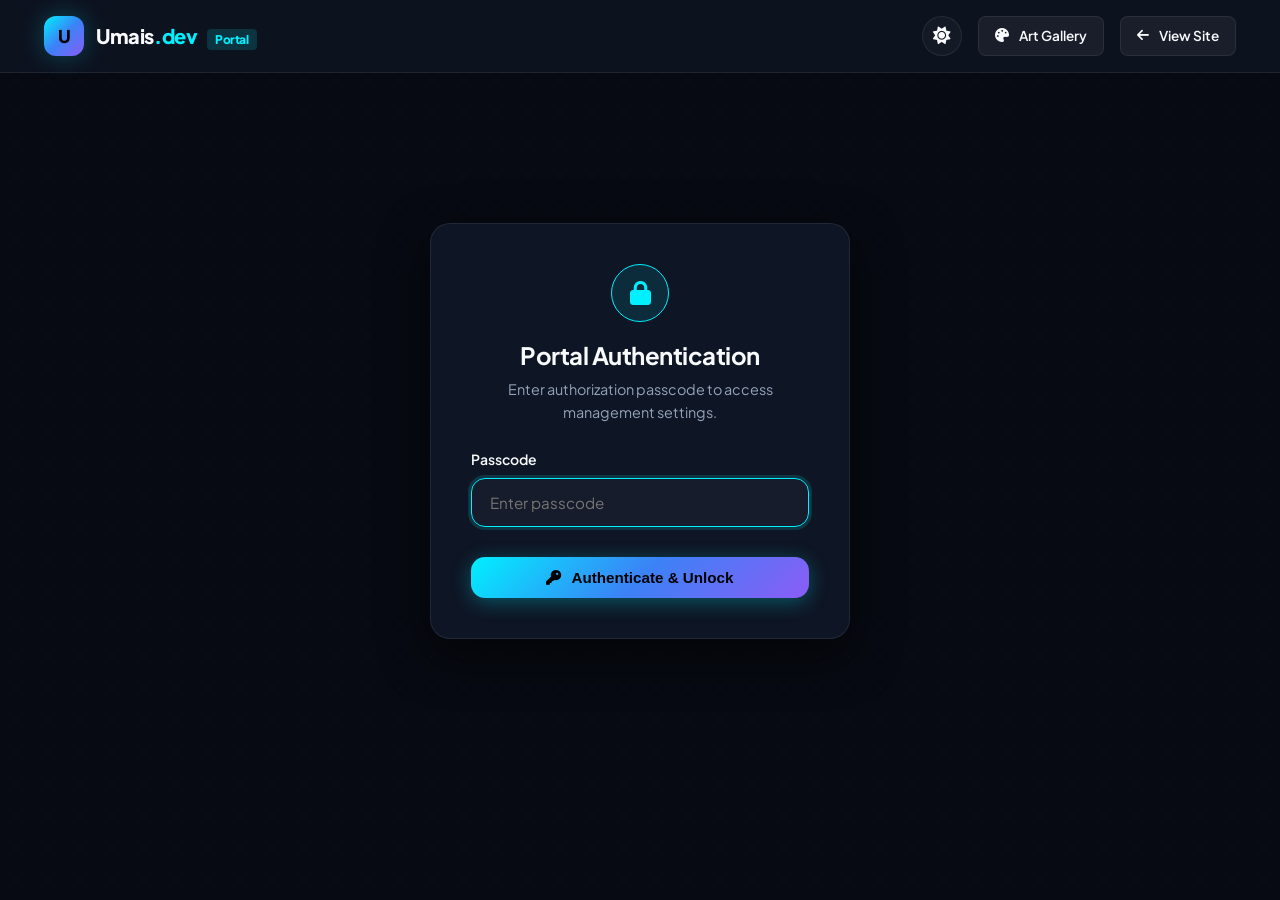
<file: admin/index.html>
<!DOCTYPE html>
<html lang="en">
<head>
  <meta charset="UTF-8">
  <title>Admin Portal Redirect</title>
  <meta http-equiv="refresh" content="0; url=../admin.html">
  <script>
    window.location.replace("../admin.html");
  </script>
</head>
<body style="background:#070a12; color:#f8fafc; font-family:sans-serif; text-align:center; padding-top:100px;">
  <h2>Redirecting to Admin Portal...</h2>
  <p><a href="../admin.html" style="color:#00f0ff;">Click here if not redirected automatically</a></p>
</body>
</html>
</file>
<file: css/style.css>
/* ==========================================================================
   UMAIS UR REHMAN — MODERN SOFTWARE DEVELOPER PORTFOLIO STYLESHEET
   Clean HTML5/CSS3/JS Architecture — Zero dependencies, production-ready
   Optimized for Netlify & GitHub Pages deployment
   ========================================================================== */

:root {
  /* Color Palette - Cyber Dark Theme (Default) */
  --bg-primary: #070a12;
  --bg-secondary: #0d121f;
  --bg-card: rgba(18, 26, 43, 0.75);
  --bg-card-hover: rgba(26, 37, 62, 0.9);
  --bg-glass: rgba(255, 255, 255, 0.03);
  --border-color: rgba(255, 255, 255, 0.08);
  --border-highlight: rgba(0, 240, 255, 0.35);

  --text-main: #f8fafc;
  --text-muted: #94a3b8;
  --text-dim: #64748b;

  --accent-cyan: #00f0ff;
  --accent-blue: #3b82f6;
  --accent-purple: #8b5cf6;
  --accent-emerald: #10b981;
  --accent-amber: #f59e0b;
  --accent-rose: #f43f5e;

  --gradient-primary: linear-gradient(135deg, #00f0ff 0%, #3b82f6 50%, #8b5cf6 100%);
  --gradient-glow: radial-gradient(circle at 50% 50%, rgba(0, 240, 255, 0.15) 0%, transparent 70%);
  --gradient-card: linear-gradient(145deg, rgba(255, 255, 255, 0.04) 0%, rgba(255, 255, 255, 0.01) 100%);

  --shadow-sm: 0 4px 12px rgba(0, 0, 0, 0.25);
  --shadow-md: 0 8px 30px rgba(0, 0, 0, 0.4);
  --shadow-lg: 0 16px 48px rgba(0, 0, 0, 0.6);
  --shadow-glow: 0 0 25px rgba(0, 240, 255, 0.25);

  --radius-sm: 8px;
  --radius-md: 14px;
  --radius-lg: 20px;
  --radius-full: 9999px;

  --transition-fast: 0.2s cubic-bezier(0.4, 0, 0.2, 1);
  --transition-normal: 0.35s cubic-bezier(0.4, 0, 0.2, 1);
  --transition-slow: 0.6s cubic-bezier(0.16, 1, 0.3, 1);

  --font-main: 'Plus Jakarta Sans', system-ui, -apple-system, BlinkMacSystemFont, 'Segoe UI', Roboto, sans-serif;
  --font-mono: 'JetBrains Mono', 'Fira Code', monospace;
}

/* Light Mode Overrides */
[data-theme="light"] {
  --bg-primary: #f8fafc;
  --bg-secondary: #f1f5f9;
  --bg-card: rgba(255, 255, 255, 0.85);
  --bg-card-hover: rgba(255, 255, 255, 0.98);
  --bg-glass: rgba(0, 0, 0, 0.02);
  --border-color: rgba(0, 0, 0, 0.08);
  --border-highlight: rgba(0, 163, 196, 0.4);

  --text-main: #0f172a;
  --text-muted: #475569;
  --text-dim: #64748b;

  --accent-cyan: #0284c7;
  --gradient-glow: radial-gradient(circle at 50% 50%, rgba(2, 132, 199, 0.1) 0%, transparent 70%);
  --shadow-sm: 0 4px 12px rgba(0, 0, 0, 0.06);
  --shadow-md: 0 8px 30px rgba(0, 0, 0, 0.08);
  --shadow-lg: 0 16px 40px rgba(0, 0, 0, 0.12);
  --shadow-glow: 0 0 25px rgba(2, 132, 199, 0.18);
}

/* ==========================================================================
   Base & Reset
   ========================================================================== */

*, *::before, *::after {
  box-sizing: border-box;
  margin: 0;
  padding: 0;
}

html {
  scroll-behavior: smooth;
  font-size: 16px;
  -webkit-text-size-adjust: 100%;
}

body {
  font-family: var(--font-main);
  background-color: var(--bg-primary);
  color: var(--text-main);
  line-height: 1.6;
  overflow-x: hidden;
  transition: background-color var(--transition-normal), color var(--transition-normal);
  position: relative;
}

/* Subtle background grid pattern */
body::before {
  content: "";
  position: fixed;
  top: 0;
  left: 0;
  width: 100%;
  height: 100%;
  background-image: 
    radial-gradient(rgba(255, 255, 255, 0.04) 1px, transparent 1px);
  background-size: 32px 32px;
  pointer-events: none;
  z-index: -1;
}

[data-theme="light"] body::before {
  background-image: radial-gradient(rgba(0, 0, 0, 0.04) 1px, transparent 1px);
}

#canvas-particles {
  position: fixed;
  top: 0;
  left: 0;
  width: 100%;
  height: 100%;
  z-index: 0;
  pointer-events: none;
}

/* Container */
.container {
  width: 100%;
  max-width: 1240px;
  margin: 0 auto;
  padding: 0 24px;
  position: relative;
  z-index: 1;
}

/* Typography Helpers */
h1, h2, h3, h4, h5, h6 {
  color: var(--text-main);
  font-weight: 700;
  line-height: 1.25;
  letter-spacing: -0.02em;
}

p {
  color: var(--text-muted);
}

a {
  color: inherit;
  text-decoration: none;
  transition: var(--transition-fast);
}

img {
  max-width: 100%;
  height: auto;
  display: block;
}

/* Gradient Text */
.gradient-text {
  background: var(--gradient-primary);
  -webkit-background-clip: text;
  -webkit-text-fill-color: transparent;
  display: inline-block;
}

/* Section Common */
.section {
  padding: 110px 0;
  position: relative;
}

.section-header {
  text-align: center;
  max-width: 760px;
  margin: 0 auto 60px;
}

.section-tag {
  display: inline-flex;
  align-items: center;
  gap: 8px;
  padding: 6px 16px;
  border-radius: var(--radius-full);
  background: rgba(0, 240, 255, 0.1);
  border: 1px solid rgba(0, 240, 255, 0.25);
  color: var(--accent-cyan);
  font-size: 0.825rem;
  font-weight: 600;
  letter-spacing: 0.05em;
  text-transform: uppercase;
  margin-bottom: 16px;
}

.section-title {
  font-size: clamp(2rem, 4vw, 2.75rem);
  margin-bottom: 16px;
}

.section-subtitle {
  font-size: 1.1rem;
  color: var(--text-muted);
}

/* ==========================================================================
   Navigation Header
   ========================================================================== */

.site-header {
  position: fixed;
  top: 0;
  left: 0;
  width: 100%;
  z-index: 1000;
  padding: 20px 0;
  transition: all var(--transition-normal);
}

.site-header.scrolled {
  padding: 12px 0;
  background: rgba(7, 10, 18, 0.85);
  backdrop-filter: blur(16px);
  -webkit-backdrop-filter: blur(16px);
  border-bottom: 1px solid var(--border-color);
  box-shadow: var(--shadow-sm);
}

[data-theme="light"] .site-header.scrolled {
  background: rgba(255, 255, 255, 0.9);
}

.nav-container {
  display: flex;
  align-items: center;
  justify-content: space-between;
}

.nav-logo {
  display: flex;
  align-items: center;
  gap: 12px;
  font-weight: 800;
  font-size: 1.25rem;
  letter-spacing: -0.02em;
}

.logo-icon {
  width: 40px;
  height: 40px;
  border-radius: 12px;
  background: var(--gradient-primary);
  display: flex;
  align-items: center;
  justify-content: center;
  color: #000;
  font-weight: 900;
  font-size: 1.1rem;
  box-shadow: var(--shadow-glow);
}

.logo-text span {
  color: var(--accent-cyan);
}

.nav-menu {
  display: flex;
  align-items: center;
  gap: 32px;
  list-style: none;
}

.nav-link {
  font-size: 0.925rem;
  font-weight: 500;
  color: var(--text-muted);
  position: relative;
  padding: 6px 0;
}

.nav-link:hover,
.nav-link.active {
  color: var(--accent-cyan);
}

.nav-link::after {
  content: "";
  position: absolute;
  bottom: 0;
  left: 0;
  width: 0%;
  height: 2px;
  background: var(--gradient-primary);
  transition: width var(--transition-fast);
}

.nav-link:hover::after,
.nav-link.active::after {
  width: 100%;
}

.nav-actions {
  display: flex;
  align-items: center;
  gap: 16px;
}

.theme-toggle-btn {
  background: var(--bg-glass);
  border: 1px solid var(--border-color);
  color: var(--text-main);
  width: 40px;
  height: 40px;
  border-radius: 50%;
  display: flex;
  align-items: center;
  justify-content: center;
  cursor: pointer;
  transition: var(--transition-fast);
  font-size: 1.1rem;
}

.theme-toggle-btn:hover {
  background: var(--border-color);
  transform: rotate(15deg);
}

.mobile-toggle {
  display: none;
  background: transparent;
  border: none;
  color: var(--text-main);
  font-size: 1.5rem;
  cursor: pointer;
}

/* ==========================================================================
   Buttons
   ========================================================================== */

.btn {
  display: inline-flex;
  align-items: center;
  justify-content: center;
  gap: 10px;
  padding: 12px 24px;
  border-radius: var(--radius-md);
  font-weight: 600;
  font-size: 0.95rem;
  cursor: pointer;
  transition: all var(--transition-fast);
  border: none;
  outline: none;
  text-decoration: none;
}

.btn-primary {
  background: var(--gradient-primary);
  color: #000;
  box-shadow: 0 4px 20px rgba(0, 240, 255, 0.3);
}

.btn-primary:hover {
  transform: translateY(-2px);
  box-shadow: 0 8px 28px rgba(0, 240, 255, 0.5);
  color: #000;
}

.btn-secondary {
  background: rgba(255, 255, 255, 0.05);
  border: 1px solid var(--border-color);
  color: var(--text-main);
}

.btn-secondary:hover {
  background: rgba(255, 255, 255, 0.1);
  border-color: var(--accent-cyan);
  color: var(--accent-cyan);
  transform: translateY(-2px);
}

.btn-outline {
  background: transparent;
  border: 1px solid var(--border-highlight);
  color: var(--accent-cyan);
}

.btn-outline:hover {
  background: rgba(0, 240, 255, 0.1);
  transform: translateY(-2px);
}

.btn-sm {
  padding: 8px 16px;
  font-size: 0.85rem;
  border-radius: var(--radius-sm);
}

.btn-lg {
  padding: 16px 32px;
  font-size: 1.05rem;
}

/* ==========================================================================
   Hero Section
   ========================================================================== */

.hero-section {
  min-height: 100vh;
  display: flex;
  align-items: center;
  padding-top: 130px;
  padding-bottom: 70px;
  position: relative;
  overflow: hidden;
}

.hero-glow-1 {
  position: absolute;
  top: 15%;
  left: -10%;
  width: 500px;
  height: 500px;
  background: radial-gradient(circle, rgba(0, 240, 255, 0.18) 0%, transparent 70%);
  filter: blur(80px);
  pointer-events: none;
  z-index: 0;
  animation: floatOrb 12s infinite alternate ease-in-out;
}

.hero-glow-2 {
  position: absolute;
  bottom: 10%;
  right: -5%;
  width: 550px;
  height: 550px;
  background: radial-gradient(circle, rgba(139, 92, 246, 0.18) 0%, transparent 70%);
  filter: blur(90px);
  pointer-events: none;
  z-index: 0;
  animation: floatOrb 15s infinite alternate-reverse ease-in-out;
}

@keyframes floatOrb {
  0% { transform: translate(0, 0) scale(1); }
  50% { transform: translate(40px, -30px) scale(1.1); }
  100% { transform: translate(-30px, 40px) scale(0.95); }
}

.hero-grid {
  display: grid;
  grid-template-columns: minmax(0, 1fr) 340px;
  align-items: center;
  gap: 48px;
  position: relative;
  z-index: 1;
}

.hero-content {
  max-width: 680px;
  min-width: 0;
}

.hero-badge-available {
  display: inline-flex;
  align-items: center;
  gap: 10px;
  padding: 8px 18px;
  background: rgba(16, 185, 129, 0.12);
  border: 1px solid rgba(16, 185, 129, 0.35);
  border-radius: var(--radius-full);
  color: var(--accent-emerald);
  font-size: 0.85rem;
  font-weight: 600;
  margin-bottom: 24px;
}

.pulse-dot {
  width: 9px;
  height: 9px;
  background: var(--accent-emerald);
  border-radius: 50%;
  box-shadow: 0 0 10px var(--accent-emerald);
  animation: pulse 2s infinite;
}

@keyframes pulse {
  0%, 100% { opacity: 1; transform: scale(1); }
  50% { opacity: 0.4; transform: scale(1.3); }
}

.hero-title {
  font-size: clamp(2.2rem, 3.8vw, 3.4rem);
  font-weight: 800;
  line-height: 1.2;
  margin-bottom: 20px;
  letter-spacing: -0.03em;
  word-break: normal;
  overflow-wrap: break-word;
}

.hero-title-sub {
  display: inline-block;
  color: var(--accent-cyan);
  font-size: clamp(1.35rem, 2.4vw, 2rem);
  font-weight: 700;
  margin-top: 6px;
  background: var(--gradient-primary);
  -webkit-background-clip: text;
  -webkit-text-fill-color: transparent;
  line-height: 1.3;
}

.hero-description {
  font-size: 1.1rem;
  color: var(--text-muted);
  margin-bottom: 32px;
  line-height: 1.7;
  max-width: 640px;
}

.hero-cta-group {
  display: flex;
  flex-wrap: wrap;
  align-items: center;
  gap: 16px;
  margin-bottom: 40px;
}

.hero-social-links {
  display: flex;
  align-items: center;
  gap: 16px;
  flex-wrap: wrap;
}

.social-pill {
  display: inline-flex;
  align-items: center;
  gap: 8px;
  padding: 8px 16px;
  border-radius: var(--radius-full);
  background: var(--bg-glass);
  border: 1px solid var(--border-color);
  font-size: 0.875rem;
  color: var(--text-muted);
  transition: var(--transition-fast);
}

.social-pill:hover {
  border-color: var(--accent-cyan);
  color: var(--accent-cyan);
  transform: translateY(-2px);
}

/* Hero Visual / Avatar Showcase (Locked in position & Zero component overlap) */
.hero-visual {
  display: flex;
  flex-direction: column;
  justify-content: center;
  align-items: center;
  position: relative;
  width: 340px;
  flex-shrink: 0;
  gap: 20px;
}

.avatar-wrapper {
  position: relative;
  width: 300px;
  height: 300px;
  flex-shrink: 0;
  border-radius: 50%;
  z-index: 2;
}

.avatar-ring {
  position: absolute;
  top: -12px;
  left: -12px;
  right: -12px;
  bottom: -12px;
  border-radius: 50%;
  border: 2px dashed rgba(0, 240, 255, 0.35);
  animation: rotateRing 25s linear infinite;
  pointer-events: none;
  z-index: 1;
}

@keyframes rotateRing {
  from { transform: rotate(0deg); }
  to { transform: rotate(360deg); }
}

.avatar-backdrop {
  position: absolute;
  inset: 0;
  border-radius: 50%;
  background: var(--gradient-primary);
  opacity: 0.2;
  filter: blur(25px);
  pointer-events: none;
  z-index: 0;
}

.avatar-img-container {
  position: relative;
  width: 100%;
  height: 100%;
  border-radius: 50%;
  padding: 6px;
  background: linear-gradient(135deg, rgba(0, 240, 255, 0.6), rgba(139, 92, 246, 0.6));
  box-shadow: 0 0 35px rgba(0, 240, 255, 0.35);
  overflow: hidden;
  z-index: 3;
}

.avatar-img {
  width: 100%;
  height: 100%;
  object-fit: cover;
  object-position: center 20%;
  border-radius: 50%;
  background-color: #1a2234;
  transition: transform var(--transition-slow);
  display: block;
  position: relative;
  z-index: 4;
}

.avatar-wrapper:hover .avatar-img {
  transform: scale(1.05);
}

/* Badges positioned cleanly below the avatar - zero overlap with profile picture */
.avatar-sub-badges {
  display: flex;
  align-items: center;
  justify-content: center;
  gap: 12px;
  width: 100%;
  z-index: 5;
}

.avatar-badge-pill {
  display: inline-flex;
  align-items: center;
  gap: 8px;
  padding: 8px 16px;
  background: rgba(18, 26, 43, 0.85);
  backdrop-filter: blur(12px);
  border: 1px solid var(--border-highlight);
  border-radius: var(--radius-full);
  font-size: 0.825rem;
  font-weight: 600;
  color: var(--text-main);
  box-shadow: var(--shadow-sm);
  transition: transform var(--transition-fast), border-color var(--transition-fast);
}

.avatar-badge-pill:hover {
  transform: translateY(-2px);
  border-color: var(--accent-cyan);
}

.floating-stat-text span {
  font-size: 0.75rem;
  color: var(--text-muted);
}

/* ==========================================================================
   Trust & Metrics Strip
   ========================================================================== */

.metrics-strip {
  padding: 30px 0;
  border-top: 1px solid var(--border-color);
  border-bottom: 1px solid var(--border-color);
  background: rgba(255, 255, 255, 0.015);
  
  /* Centers the grid container across the whole page */
  display: flex;
  justify-content: center;
  align-items: center;
  width: 100%;
}

.metrics-grid {
  display: grid;
  /* Changed from 4 to 3 columns to match your 3 metric items */
  grid-template-columns: repeat(3, 1fr);
  gap: 40px;
  text-align: center;
  
  /* Centers the grid content and restricts max width */
  width: 100%;
  max-width: 1000px;
  margin: 0 auto;
  padding: 0 20px;
}

.metric-item {
  padding: 10px;
}

.metric-number {
  font-size: clamp(2rem, 3.5vw, 2.75rem);
  font-weight: 800;
  color: var(--accent-cyan);
  line-height: 1;
  margin-bottom: 8px;
  font-family: var(--font-mono);
}

.metric-label {
  font-size: 0.875rem;
  color: var(--text-muted);
  font-weight: 500;
}
/* ==========================================================================
   Services Section (Client Satisfaction)
   ========================================================================== */

.services-grid {
  display: grid;
  grid-template-columns: repeat(auto-fit, minmax(340px, 1fr));
  gap: 28px;
}

.service-card {
  background: var(--bg-card);
  backdrop-filter: blur(12px);
  border: 1px solid var(--border-color);
  border-radius: var(--radius-lg);
  padding: 36px 30px;
  transition: all var(--transition-normal);
  position: relative;
  overflow: hidden;
  display: flex;
  flex-direction: column;
}

.service-card::before {
  content: "";
  position: absolute;
  top: 0;
  left: 0;
  right: 0;
  height: 3px;
  background: var(--gradient-primary);
  opacity: 0;
  transition: opacity var(--transition-fast);
}

.service-card:hover {
  transform: translateY(-8px);
  border-color: var(--border-highlight);
  background: var(--bg-card-hover);
  box-shadow: var(--shadow-lg), var(--shadow-glow);
}

.service-card:hover::before {
  opacity: 1;
}

.service-icon-box {
  width: 60px;
  height: 60px;
  border-radius: 16px;
  background: rgba(0, 240, 255, 0.1);
  border: 1px solid rgba(0, 240, 255, 0.2);
  display: flex;
  align-items: center;
  justify-content: center;
  font-size: 1.6rem;
  color: var(--accent-cyan);
  margin-bottom: 24px;
  transition: transform var(--transition-fast);
}

.service-card:hover .service-icon-box {
  transform: scale(1.1) rotate(5deg);
  background: var(--gradient-primary);
  color: #000;
}

.service-title {
  font-size: 1.35rem;
  margin-bottom: 14px;
}

.service-description {
  font-size: 0.95rem;
  line-height: 1.65;
  margin-bottom: 22px;
  flex-grow: 1;
}

.service-features-list {
  list-style: none;
  margin-bottom: 24px;
  display: flex;
  flex-direction: column;
  gap: 10px;
}

.service-feature-item {
  display: flex;
  align-items: center;
  gap: 10px;
  font-size: 0.85rem;
  color: var(--text-muted);
}

.service-feature-item i {
  color: var(--accent-emerald);
  font-size: 0.9rem;
}

.service-tech-tags {
  display: flex;
  flex-wrap: wrap;
  gap: 8px;
  padding-top: 16px;
  border-top: 1px solid var(--border-color);
}

.service-badge {
  font-size: 0.75rem;
  font-weight: 600;
  padding: 4px 10px;
  border-radius: var(--radius-sm);
  background: rgba(255, 255, 255, 0.05);
  color: var(--text-dim);
}

/* Client Value Banner */
.client-value-banner {
  margin-top: 60px;
  background: linear-gradient(135deg, rgba(0, 240, 255, 0.08) 0%, rgba(139, 92, 246, 0.08) 100%);
  border: 1px solid var(--border-highlight);
  border-radius: var(--radius-lg);
  padding: 40px;
  display: grid;
  grid-template-columns: 1fr 1fr 1fr;
  gap: 30px;
}

.value-point {
  display: flex;
  gap: 18px;
}

.value-icon {
  font-size: 1.8rem;
  color: var(--accent-cyan);
  flex-shrink: 0;
}

.value-title {
  font-size: 1.1rem;
  margin-bottom: 6px;
}

.value-desc {
  font-size: 0.875rem;
}

/* ==========================================================================
   Portfolio Showcase Section (Categorized Work)
   ========================================================================== */

.portfolio-filter-bar {
  display: flex;
  flex-wrap: wrap;
  align-items: center;
  justify-content: center;
  gap: 12px;
  margin-bottom: 45px;
}

.filter-btn {
  padding: 10px 22px;
  border-radius: var(--radius-full);
  background: var(--bg-card);
  border: 1px solid var(--border-color);
  color: var(--text-muted);
  font-size: 0.9rem;
  font-weight: 600;
  cursor: pointer;
  transition: all var(--transition-fast);
  display: inline-flex;
  align-items: center;
  gap: 8px;
}

.filter-btn:hover {
  border-color: var(--accent-cyan);
  color: var(--text-main);
}

.filter-btn.active {
  background: var(--gradient-primary);
  color: #000;
  border-color: transparent;
  box-shadow: 0 4px 18px rgba(0, 240, 255, 0.35);
}

.filter-btn .filter-count {
  font-size: 0.75rem;
  padding: 2px 7px;
  border-radius: var(--radius-full);
  background: rgba(0, 0, 0, 0.2);
}

.filter-btn.active .filter-count {
  background: rgba(0, 0, 0, 0.35);
  color: #fff;
}

/* Projects Grid */
.projects-grid {
  display: grid;
  grid-template-columns: repeat(auto-fill, minmax(360px, 1fr));
  gap: 32px;
}

.project-card {
  background: var(--bg-card);
  backdrop-filter: blur(12px);
  border: 1px solid var(--border-color);
  border-radius: var(--radius-lg);
  overflow: hidden;
  transition: all var(--transition-normal);
  display: flex;
  flex-direction: column;
  position: relative;
}

.project-card:hover {
  transform: translateY(-8px);
  border-color: var(--border-highlight);
  box-shadow: var(--shadow-lg), var(--shadow-glow);
}

.project-thumbnail-wrapper {
  position: relative;
  width: 100%;
  height: 230px;
  background-color: #0e1526;
  overflow: hidden;
}

.project-img {
  width: 100%;
  height: 100%;
  object-fit: cover;
  transition: transform var(--transition-slow);
}

.project-card:hover .project-img {
  transform: scale(1.08);
}

.project-overlay {
  position: absolute;
  inset: 0;
  background: linear-gradient(180deg, transparent 40%, rgba(7, 10, 18, 0.95) 100%);
  display: flex;
  align-items: flex-end;
  padding: 16px;
  opacity: 0;
  transition: opacity var(--transition-fast);
}

.project-card:hover .project-overlay {
  opacity: 1;
}

.overlay-actions {
  display: flex;
  gap: 10px;
  width: 100%;
  justify-content: flex-end;
}

.overlay-btn {
  width: 38px;
  height: 38px;
  border-radius: 50%;
  background: rgba(255, 255, 255, 0.9);
  color: #000;
  display: flex;
  align-items: center;
  justify-content: center;
  font-size: 0.95rem;
  transition: transform var(--transition-fast);
}

.overlay-btn:hover {
  transform: scale(1.15);
  background: var(--accent-cyan);
}

.project-category-pill {
  position: absolute;
  top: 16px;
  left: 16px;
  padding: 4px 12px;
  border-radius: var(--radius-full);
  background: rgba(7, 10, 18, 0.85);
  backdrop-filter: blur(8px);
  border: 1px solid var(--border-color);
  font-size: 0.75rem;
  font-weight: 600;
  color: var(--accent-cyan);
  text-transform: uppercase;
  letter-spacing: 0.05em;
}

.project-body {
  padding: 24px;
  display: flex;
  flex-direction: column;
  flex-grow: 1;
}

.project-meta-row {
  display: flex;
  justify-content: space-between;
  align-items: center;
  font-size: 0.8rem;
  color: var(--text-dim);
  margin-bottom: 10px;
}

.project-title {
  font-size: 1.25rem;
  margin-bottom: 8px;
  transition: color var(--transition-fast);
}

.project-card:hover .project-title {
  color: var(--accent-cyan);
}

.project-subtitle {
  font-size: 0.875rem;
  color: var(--text-muted);
  line-height: 1.5;
  margin-bottom: 18px;
  flex-grow: 1;
}

.project-tags {
  display: flex;
  flex-wrap: wrap;
  gap: 6px;
  margin-bottom: 20px;
}

.project-tag {
  font-size: 0.725rem;
  padding: 3px 9px;
  border-radius: 6px;
  background: rgba(255, 255, 255, 0.04);
  border: 1px solid var(--border-color);
  color: var(--text-dim);
  font-family: var(--font-mono);
}

.project-card-footer {
  display: flex;
  align-items: center;
  justify-content: space-between;
  padding-top: 16px;
  border-top: 1px solid var(--border-color);
}

.project-links-row {
  display: flex;
  align-items: center;
  gap: 12px;
}

.project-link-action {
  font-size: 0.85rem;
  font-weight: 600;
  color: var(--accent-cyan);
  display: inline-flex;
  align-items: center;
  gap: 6px;
}

.project-link-action:hover {
  text-decoration: underline;
}

/* ==========================================================================
   Technical Skills Section
   ========================================================================== */

.skills-grid {
  display: grid;
  grid-template-columns: repeat(auto-fit, minmax(360px, 1fr));
  gap: 28px;
}

.skill-category-card {
  background: var(--bg-card);
  backdrop-filter: blur(12px);
  border: 1px solid var(--border-color);
  border-radius: var(--radius-lg);
  padding: 30px;
  transition: all var(--transition-normal);
}

.skill-category-card:hover {
  border-color: var(--border-highlight);
  transform: translateY(-4px);
  box-shadow: var(--shadow-md);
}

.skill-category-header {
  display: flex;
  align-items: center;
  gap: 14px;
  margin-bottom: 24px;
  padding-bottom: 16px;
  border-bottom: 1px solid var(--border-color);
}

.skill-category-icon {
  width: 44px;
  height: 44px;
  border-radius: 12px;
  background: rgba(0, 240, 255, 0.1);
  color: var(--accent-cyan);
  display: flex;
  align-items: center;
  justify-content: center;
  font-size: 1.3rem;
}

.skill-category-title {
  font-size: 1.15rem;
}

.skill-bars-list {
  display: flex;
  flex-direction: column;
  gap: 18px;
}

.skill-bar-item {
  display: flex;
  flex-direction: column;
  gap: 6px;
}

.skill-info-row {
  display: flex;
  justify-content: space-between;
  font-size: 0.875rem;
  font-weight: 600;
}

.skill-track {
  width: 100%;
  height: 8px;
  background: rgba(255, 255, 255, 0.06);
  border-radius: var(--radius-full);
  overflow: hidden;
  position: relative;
}

.skill-fill {
  height: 100%;
  border-radius: var(--radius-full);
  background: var(--gradient-primary);
  width: 0%;
  transition: width 1.2s cubic-bezier(0.16, 1, 0.3, 1);
  box-shadow: 0 0 10px rgba(0, 240, 255, 0.4);
}

.skill-tags-cloud {
  display: flex;
  flex-wrap: wrap;
  gap: 8px;
  margin-top: 14px;
}

.skill-pill {
  padding: 6px 14px;
  border-radius: var(--radius-full);
  background: rgba(255, 255, 255, 0.04);
  border: 1px solid var(--border-color);
  font-size: 0.825rem;
  color: var(--text-muted);
  transition: var(--transition-fast);
}

.skill-pill:hover {
  border-color: var(--accent-cyan);
  color: var(--accent-cyan);
  background: rgba(0, 240, 255, 0.05);
}

/* ==========================================================================
   Experience & Education Timeline
   ========================================================================== */

.timeline-wrapper {
  position: relative;
  max-width: 900px;
  margin: 0 auto;
}

.timeline-wrapper::before {
  content: "";
  position: absolute;
  top: 0;
  bottom: 0;
  left: 28px;
  width: 2px;
  background: linear-gradient(180deg, var(--accent-cyan) 0%, var(--accent-purple) 100%);
}

.timeline-item {
  position: relative;
  padding-left: 70px;
  margin-bottom: 40px;
}

.timeline-item:last-child {
  margin-bottom: 0;
}

.timeline-node {
  position: absolute;
  left: 17px;
  top: 4px;
  width: 24px;
  height: 24px;
  border-radius: 50%;
  background: var(--bg-primary);
  border: 3px solid var(--accent-cyan);
  box-shadow: 0 0 12px var(--accent-cyan);
}

.timeline-card {
  background: var(--bg-card);
  backdrop-filter: blur(12px);
  border: 1px solid var(--border-color);
  border-radius: var(--radius-lg);
  padding: 28px;
  transition: all var(--transition-fast);
}

.timeline-card:hover {
  border-color: var(--border-highlight);
  transform: translateX(6px);
}

.timeline-header {
  display: flex;
  flex-wrap: wrap;
  justify-content: space-between;
  align-items: baseline;
  gap: 10px;
  margin-bottom: 12px;
}

.timeline-role {
  font-size: 1.25rem;
  font-weight: 700;
}

.timeline-role span {
  color: var(--accent-cyan);
  font-weight: 500;
  font-size: 1rem;
}

.timeline-badge {
  font-size: 0.8rem;
  padding: 4px 12px;
  border-radius: var(--radius-full);
  background: rgba(0, 240, 255, 0.1);
  color: var(--accent-cyan);
  font-weight: 600;
  font-family: var(--font-mono);
}

.timeline-bullet-list {
  list-style: none;
  display: flex;
  flex-direction: column;
  gap: 8px;
}

.timeline-bullet {
  position: relative;
  padding-left: 20px;
  font-size: 0.925rem;
  color: var(--text-muted);
}

.timeline-bullet::before {
  content: "▹";
  position: absolute;
  left: 0;
  color: var(--accent-cyan);
  font-size: 1rem;
}

/* ==========================================================================
   Client Testimonials / Trust Section
   ========================================================================== */

.testimonials-grid {
  display: grid;
  grid-template-columns: repeat(auto-fit, minmax(320px, 1fr));
  gap: 28px;
}

.testimonial-card {
  background: var(--bg-card);
  backdrop-filter: blur(12px);
  border: 1px solid var(--border-color);
  border-radius: var(--radius-lg);
  padding: 32px;
  display: flex;
  flex-direction: column;
  justify-content: space-between;
  transition: var(--transition-fast);
}

.testimonial-card:hover {
  border-color: var(--border-highlight);
  transform: translateY(-4px);
}

.quote-stars {
  color: #fbbf24;
  margin-bottom: 16px;
  font-size: 0.9rem;
}

.quote-text {
  font-size: 0.95rem;
  line-height: 1.7;
  color: var(--text-muted);
  font-style: italic;
  margin-bottom: 24px;
}

.client-author-info {
  display: flex;
  align-items: center;
  gap: 14px;
}

.client-avatar-fallback {
  width: 44px;
  height: 44px;
  border-radius: 50%;
  background: var(--gradient-primary);
  color: #000;
  font-weight: 800;
  display: flex;
  align-items: center;
  justify-content: center;
}

.client-name {
  font-size: 0.95rem;
  font-weight: 700;
}

.client-role {
  font-size: 0.8rem;
  color: var(--text-dim);
}

/* ==========================================================================
   Contact Section
   ========================================================================== */

.contact-grid {
  display: grid;
  grid-template-columns: 1fr 1.2fr;
  gap: 40px;
}

.contact-info-card {
  background: var(--bg-card);
  backdrop-filter: blur(12px);
  border: 1px solid var(--border-color);
  border-radius: var(--radius-lg);
  padding: 36px;
}

.contact-info-title {
  font-size: 1.5rem;
  margin-bottom: 12px;
}

.contact-info-desc {
  font-size: 0.95rem;
  margin-bottom: 30px;
}

.contact-channels-list {
  display: flex;
  flex-direction: column;
  gap: 20px;
  margin-bottom: 36px;
}

.contact-channel-item {
  display: flex;
  align-items: center;
  gap: 16px;
  padding: 14px 18px;
  background: rgba(255, 255, 255, 0.03);
  border: 1px solid var(--border-color);
  border-radius: var(--radius-md);
  transition: var(--transition-fast);
}

.contact-channel-item:hover {
  border-color: var(--accent-cyan);
  background: rgba(0, 240, 255, 0.05);
}

.channel-icon {
  width: 44px;
  height: 44px;
  border-radius: 12px;
  background: rgba(0, 240, 255, 0.1);
  color: var(--accent-cyan);
  display: flex;
  align-items: center;
  justify-content: center;
  font-size: 1.25rem;
  flex-shrink: 0;
}

.channel-details small {
  display: block;
  font-size: 0.75rem;
  color: var(--text-dim);
  text-transform: uppercase;
  letter-spacing: 0.05em;
}

.channel-details strong {
  font-size: 0.95rem;
  color: var(--text-main);
}

.copy-btn {
  margin-left: auto;
  background: transparent;
  border: none;
  color: var(--text-dim);
  cursor: pointer;
  padding: 6px;
  font-size: 1rem;
  transition: color var(--transition-fast);
}

.copy-btn:hover {
  color: var(--accent-cyan);
}

/* Contact Form */
.contact-form-card {
  background: var(--bg-card);
  backdrop-filter: blur(12px);
  border: 1px solid var(--border-color);
  border-radius: var(--radius-lg);
  padding: 36px;
}

.form-group {
  margin-bottom: 20px;
}

.form-label {
  display: block;
  font-size: 0.875rem;
  font-weight: 600;
  margin-bottom: 8px;
  color: var(--text-main);
}

.form-control {
  width: 100%;
  padding: 14px 18px;
  border-radius: var(--radius-md);
  background: rgba(255, 255, 255, 0.03);
  border: 1px solid var(--border-color);
  color: var(--text-main);
  font-family: inherit;
  font-size: 0.95rem;
  outline: none;
  transition: border-color var(--transition-fast), box-shadow var(--transition-fast);
}

.form-control:focus {
  border-color: var(--accent-cyan);
  box-shadow: 0 0 0 3px rgba(0, 240, 255, 0.15);
}

textarea.form-control {
  resize: vertical;
  min-height: 130px;
}

/* ==========================================================================
   Footer
   ========================================================================== */

.site-footer {
  border-top: 1px solid var(--border-color);
  background: var(--bg-secondary);
  padding: 60px 0 30px;
  margin-top: 60px;
}

.footer-top {
  display: flex;
  flex-wrap: wrap;
  justify-content: space-between;
  align-items: center;
  gap: 24px;
  margin-bottom: 40px;
}

.footer-bottom {
  display: flex;
  flex-wrap: wrap;
  justify-content: space-between;
  align-items: center;
  gap: 16px;
  padding-top: 24px;
  border-top: 1px solid var(--border-color);
  font-size: 0.85rem;
  color: var(--text-dim);
}

.footer-admin-link {
  color: var(--text-dim);
  font-size: 0.825rem;
  display: inline-flex;
  align-items: center;
  gap: 6px;
  padding: 4px 10px;
  border-radius: var(--radius-sm);
  background: rgba(255, 255, 255, 0.03);
  border: 1px solid var(--border-color);
}

.footer-admin-link:hover {
  color: var(--accent-cyan);
  border-color: var(--accent-cyan);
}

/* ==========================================================================
   Floating Action Button (WhatsApp Quick Chat)
   ========================================================================== */

.floating-whatsapp {
  position: fixed;
  bottom: 28px;
  right: 28px;
  width: 58px;
  height: 58px;
  border-radius: 50%;
  background: #25d366;
  color: #fff;
  display: flex;
  align-items: center;
  justify-content: center;
  font-size: 1.8rem;
  box-shadow: 0 8px 24px rgba(37, 211, 102, 0.4);
  z-index: 999;
  transition: transform var(--transition-fast), box-shadow var(--transition-fast);
  cursor: pointer;
}

.floating-whatsapp:hover {
  transform: scale(1.1) rotate(8deg);
  box-shadow: 0 12px 30px rgba(37, 211, 102, 0.6);
}

/* ==========================================================================
   Modals & Lightbox
   ========================================================================== */

.modal-backdrop {
  position: fixed;
  inset: 0;
  background: rgba(0, 0, 0, 0.8);
  backdrop-filter: blur(8px);
  z-index: 2000;
  display: flex;
  align-items: center;
  justify-content: center;
  padding: 24px;
  opacity: 0;
  pointer-events: none;
  transition: opacity var(--transition-normal);
}

.modal-backdrop.active {
  opacity: 1;
  pointer-events: auto;
}

.modal-content-box {
  background: var(--bg-secondary);
  border: 1px solid var(--border-highlight);
  border-radius: var(--radius-lg);
  max-width: 780px;
  width: 100%;
  max-height: 90vh;
  overflow-y: auto;
  box-shadow: var(--shadow-lg);
  position: relative;
  transform: translateY(20px) scale(0.96);
  transition: transform var(--transition-normal);
}

.modal-backdrop.active .modal-content-box {
  transform: translateY(0) scale(1);
}

.modal-close-btn {
  position: absolute;
  top: 18px;
  right: 18px;
  width: 38px;
  height: 38px;
  border-radius: 50%;
  background: rgba(255, 255, 255, 0.1);
  border: none;
  color: var(--text-main);
  font-size: 1.2rem;
  display: flex;
  align-items: center;
  justify-content: center;
  cursor: pointer;
  z-index: 10;
  transition: var(--transition-fast);
}

.modal-close-btn:hover {
  background: var(--accent-rose);
  color: #fff;
}

/* Toast Notifications */
.toast-container {
  position: fixed;
  bottom: 28px;
  left: 50%;
  transform: translateX(-50%);
  z-index: 3000;
  pointer-events: none;
}

.toast {
  background: rgba(18, 26, 43, 0.95);
  backdrop-filter: blur(12px);
  border: 1px solid var(--border-highlight);
  color: var(--text-main);
  padding: 12px 24px;
  border-radius: var(--radius-full);
  box-shadow: var(--shadow-lg);
  display: flex;
  align-items: center;
  gap: 12px;
  font-size: 0.9rem;
  font-weight: 600;
  animation: toastSlide 0.35s ease forwards;
}

@keyframes toastSlide {
  from { opacity: 0; transform: translateY(20px); }
  to { opacity: 1; transform: translateY(0); }
}

/* ==========================================================================
   Admin Panel Specific Styles (admin.html & Admin Mode)
   ========================================================================== */

.admin-header {
  background: var(--bg-secondary);
  border-bottom: 1px solid var(--border-color);
  padding: 16px 0;
}

.admin-stats-grid {
  display: grid;
  grid-template-columns: repeat(auto-fit, minmax(200px, 1fr));
  gap: 20px;
  margin-bottom: 36px;
}

.admin-stat-card {
  background: var(--bg-card);
  border: 1px solid var(--border-color);
  border-radius: var(--radius-md);
  padding: 20px;
  display: flex;
  align-items: center;
  gap: 16px;
}

.admin-stat-icon {
  width: 48px;
  height: 48px;
  border-radius: 12px;
  background: rgba(0, 240, 255, 0.1);
  color: var(--accent-cyan);
  display: flex;
  align-items: center;
  justify-content: center;
  font-size: 1.4rem;
}

.admin-table {
  width: 100%;
  border-collapse: collapse;
  margin-top: 16px;
}

.admin-table th, 
.admin-table td {
  padding: 14px 18px;
  text-align: left;
  border-bottom: 1px solid var(--border-color);
  font-size: 0.9rem;
}

.admin-table th {
  background: rgba(255, 255, 255, 0.02);
  color: var(--text-dim);
  font-weight: 600;
  text-transform: uppercase;
  font-size: 0.75rem;
  letter-spacing: 0.05em;
}

.admin-table tr:hover {
  background: rgba(255, 255, 255, 0.02);
}

.dropzone {
  border: 2px dashed var(--border-color);
  border-radius: var(--radius-md);
  padding: 30px;
  text-align: center;
  cursor: pointer;
  transition: var(--transition-fast);
  background: rgba(255, 255, 255, 0.02);
}

.dropzone:hover, .dropzone.dragover {
  border-color: var(--accent-cyan);
  background: rgba(0, 240, 255, 0.05);
}

.image-preview-box {
  width: 100%;
  max-height: 200px;
  object-fit: cover;
  border-radius: var(--radius-md);
  margin-top: 12px;
  display: none;
}

/* ==========================================================================
   Scroll Reveal Animations
   ========================================================================== */

.reveal-up {
  opacity: 0;
  transform: translateY(30px);
  transition: opacity 0.8s cubic-bezier(0.16, 1, 0.3, 1), transform 0.8s cubic-bezier(0.16, 1, 0.3, 1);
}

.reveal-up.active {
  opacity: 1;
  transform: translateY(0);
}

/* ==========================================================================
   Comprehensive Mobile & Tablet UI/UX Improvements
   ========================================================================== */

/* Prevent iOS tap highlight gray box */
* {
  -webkit-tap-highlight-color: transparent;
}

/* Tablet Optimizations (max-width: 992px) */
@media (max-width: 992px) {
  .section {
    padding: 80px 0;
  }

  .hero-section {
    padding-top: 110px;
    padding-bottom: 60px;
  }

  .hero-grid {
    grid-template-columns: 1fr;
    text-align: center;
    gap: 36px;
    justify-items: center;
  }

  .hero-content {
    max-width: 100%;
  }

  .hero-visual {
    order: -1;
    width: auto;
    gap: 16px;
  }

  .avatar-wrapper {
    width: 250px;
    height: 250px;
  }

  .hero-description {
    margin-left: auto;
    margin-right: auto;
  }

  .hero-cta-group,
  .hero-social-links {
    justify-content: center;
  }

  .client-value-banner {
    grid-template-columns: 1fr;
    gap: 20px;
    padding: 28px 20px;
  }

  .contact-grid {
    grid-template-columns: 1fr;
    gap: 30px;
  }

  .metrics-grid {
    grid-template-columns: repeat(2, 1fr);
    gap: 16px;
  }

  .metric-item {
    background: rgba(255, 255, 255, 0.02);
    border: 1px solid var(--border-color);
    border-radius: var(--radius-md);
    padding: 18px 12px;
  }
}

/* Mobile Phone Optimizations (max-width: 768px) */
@media (max-width: 768px) {
  .container {
    padding: 0 18px;
  }

  .section {
    padding: 60px 0;
  }

  .section-header {
    margin-bottom: 36px;
  }

  .section-title {
    font-size: 1.85rem;
  }

  .section-subtitle {
    font-size: 0.95rem;
  }

  /* 1. Mobile Header & Glass Navigation Drawer */
  .site-header {
    padding: 14px 0;
  }

  .site-header.scrolled {
    padding: 10px 0;
  }

  .nav-logo {
    font-size: 1.15rem;
  }

  .logo-icon {
    width: 36px;
    height: 36px;
    font-size: 1rem;
    border-radius: 10px;
  }

  .mobile-toggle {
    display: flex;
    align-items: center;
    justify-content: center;
    width: 42px;
    height: 42px;
    border-radius: 10px;
    background: rgba(255, 255, 255, 0.04);
    border: 1px solid var(--border-color);
  }

  .nav-menu {
    position: fixed;
    top: 68px;
    left: 0;
    width: 100%;
    background: rgba(9, 13, 22, 0.96);
    backdrop-filter: blur(24px);
    -webkit-backdrop-filter: blur(24px);
    border-bottom: 1px solid var(--border-highlight);
    flex-direction: column;
    padding: 20px 24px 28px;
    gap: 8px;
    display: none;
    box-shadow: 0 16px 36px rgba(0, 0, 0, 0.7);
    animation: slideDownMobile 0.3s cubic-bezier(0.16, 1, 0.3, 1) forwards;
  }

  @keyframes slideDownMobile {
    from { opacity: 0; transform: translateY(-12px); }
    to { opacity: 1; transform: translateY(0); }
  }

  .nav-menu.open {
    display: flex;
  }

  .nav-link {
    width: 100%;
    padding: 12px 14px;
    border-radius: 10px;
    font-size: 1.05rem;
    display: block;
    color: var(--text-main);
  }

  .nav-link:hover,
  .nav-link.active {
    background: rgba(0, 240, 255, 0.08);
  }

  .nav-link::after {
    display: none;
  }

  /* 2. Hero Section Mobile Refinements */
  .hero-section {
    padding-top: 96px;
    padding-bottom: 45px;
  }

  .hero-badge-available {
    font-size: 0.78rem;
    padding: 6px 14px;
    margin-bottom: 18px;
  }

  .hero-title {
    font-size: 2.15rem;
    line-height: 1.2;
    margin-bottom: 14px;
  }

  .hero-title-sub {
    font-size: 1.25rem;
  }

  .hero-description {
    font-size: 0.95rem;
    line-height: 1.65;
    margin-bottom: 24px;
  }

  .avatar-wrapper {
    width: 220px;
    height: 220px;
  }

  .avatar-sub-badges {
    flex-wrap: wrap;
    justify-content: center;
    gap: 8px;
  }

  .avatar-badge-pill {
    font-size: 0.78rem;
    padding: 6px 12px;
  }

  .hero-cta-group {
    flex-direction: column;
    width: 100%;
    gap: 12px;
  }

  .hero-cta-group .btn {
    width: 100%;
    padding: 14px 20px;
    font-size: 0.95rem;
  }

  .hero-social-links {
    gap: 10px;
  }

  .social-pill {
    padding: 7px 12px;
    font-size: 0.8rem;
  }

  /* 3. Horizontal Swiping Filter Bar (Native App Style) */
  .portfolio-filter-bar {
    display: flex;
    flex-wrap: nowrap;
    overflow-x: auto;
    -webkit-overflow-scrolling: touch;
    scrollbar-width: none;
    justify-content: flex-start;
    padding: 4px 6px 16px;
    gap: 8px;
    margin-bottom: 28px;
  }

  .portfolio-filter-bar::-webkit-scrollbar {
    display: none;
  }

  .filter-btn {
    white-space: nowrap;
    flex-shrink: 0;
    padding: 8px 16px;
    font-size: 0.825rem;
  }

  /* 4. Projects Grid on Mobile */
  .projects-grid {
    grid-template-columns: 1fr;
    gap: 24px;
  }

  .project-thumbnail-wrapper {
    height: 210px;
  }

  .project-body {
    padding: 20px 18px;
  }

  .project-title {
    font-size: 1.15rem;
  }

  .project-card-footer {
    padding-top: 14px;
  }

  /* 5. Services Grid on Mobile */
  .services-grid {
    grid-template-columns: 1fr;
    gap: 20px;
  }

  .service-card {
    padding: 26px 20px;
  }

  .service-icon-box {
    width: 52px;
    height: 52px;
    font-size: 1.4rem;
    border-radius: 14px;
    margin-bottom: 18px;
  }

  .service-title {
    font-size: 1.2rem;
  }

  /* 6. Skills Grid on Mobile */
  .skills-grid {
    grid-template-columns: 1fr;
    gap: 20px;
  }

  .skill-category-card {
    padding: 22px 18px;
  }

  /* 7. Timeline Mobile Spacing */
  .timeline-wrapper::before {
    left: 14px;
  }

  .timeline-node {
    left: 3px;
    width: 22px;
    height: 22px;
  }

  .timeline-item {
    padding-left: 38px;
    margin-bottom: 30px;
  }

  .timeline-card {
    padding: 20px 18px;
  }

  .timeline-role {
    font-size: 1.1rem;
  }

  .timeline-bullet {
    font-size: 0.875rem;
  }

  /* 8. Contact Form Mobile Inputs (16px prevents iOS zoom) */
  .contact-info-card,
  .contact-form-card {
    padding: 26px 18px;
  }

  .form-control {
    font-size: 16px; /* Essential to prevent iOS Safari auto-zoom */
    padding: 13px 15px;
  }

  .contact-channel-item {
    padding: 12px 14px;
  }

  .channel-icon {
    width: 40px;
    height: 40px;
    font-size: 1.1rem;
  }

  /* 9. Project Modal Bottom-Sheet for Mobile */
  .modal-backdrop {
    padding: 0;
    align-items: flex-end;
  }

  .modal-content-box {
    max-height: 88vh;
    border-radius: 24px 24px 0 0;
    transform: translateY(100%);
    transition: transform 0.35s cubic-bezier(0.16, 1, 0.3, 1);
  }

  .modal-backdrop.active .modal-content-box {
    transform: translateY(0);
  }

  /* 10. Floating WhatsApp Button Safe Inset */
  .floating-whatsapp {
    bottom: max(18px, env(safe-area-inset-bottom));
    right: 18px;
    width: 52px;
    height: 52px;
    font-size: 1.6rem;
  }

  /* Footer on Mobile */
  .site-footer {
    padding: 45px 0 24px;
    text-align: center;
  }

  .footer-top {
    flex-direction: column;
    gap: 20px;
    text-align: center;
  }

  .footer-top div {
    justify-content: center;
  }

  .footer-bottom {
    flex-direction: column;
    text-align: center;
    gap: 10px;
  }
}

/* Small Smartphone Screen Polish (max-width: 480px) */
@media (max-width: 480px) {
  .hero-title {
    font-size: 1.95rem;
  }

  .avatar-wrapper {
    width: 190px;
    height: 190px;
  }

  .metrics-grid {
    grid-template-columns: 1fr;
    gap: 12px;
  }

  .metric-item {
    padding: 14px 10px;
  }

  .metric-number {
    font-size: 2rem;
  }
}

/* ==========================================================================
   Portfolio Access Token Gate (Private Portfolio Mode)
   ========================================================================== */

.access-gate-overlay {
  position: fixed;
  inset: 0;
  background: rgba(7, 10, 18, 0.95);
  backdrop-filter: blur(20px);
  -webkit-backdrop-filter: blur(20px);
  z-index: 9999;
  display: flex;
  align-items: center;
  justify-content: center;
  padding: 24px;
  animation: fadeIn 0.4s ease;
}

.access-gate-card {
  background: var(--bg-card);
  backdrop-filter: blur(16px);
  border: 1px solid var(--border-highlight);
  border-radius: var(--radius-lg);
  max-width: 460px;
  width: 100%;
  padding: 40px 32px;
  text-align: center;
  box-shadow: var(--shadow-lg), var(--shadow-glow);
  position: relative;
}

.access-gate-icon {
  width: 64px;
  height: 64px;
  border-radius: 50%;
  background: rgba(0, 240, 255, 0.12);
  border: 1px solid var(--accent-cyan);
  color: var(--accent-cyan);
  display: flex;
  align-items: center;
  justify-content: center;
  font-size: 1.8rem;
  margin: 0 auto 20px;
  box-shadow: 0 0 25px rgba(0, 240, 255, 0.25);
}

.token-pill-badge {
  font-family: var(--font-mono);
  background: rgba(0, 240, 255, 0.1);
  border: 1px solid rgba(0, 240, 255, 0.3);
  color: var(--accent-cyan);
  padding: 4px 10px;
  border-radius: 6px;
  font-size: 0.85rem;
  font-weight: 600;
  display: inline-block;
}

.token-copy-btn {
  background: rgba(255, 255, 255, 0.05);
  border: 1px solid var(--border-color);
  color: var(--text-main);
  padding: 4px 10px;
  border-radius: 6px;
  font-size: 0.8rem;
  cursor: pointer;
  transition: var(--transition-fast);
}

.token-copy-btn:hover {
  background: var(--accent-cyan);
  color: #000;
}

@keyframes fadeIn {
  from { opacity: 0; transform: scale(0.98); }
  to { opacity: 1; transform: scale(1); }
}

/* ==========================================================================
   Creative Studio Gallery & Before/After Styles
   ========================================================================== */

.gallery-tabs-nav {
  display: flex;
  justify-content: center;
  gap: 12px;
  flex-wrap: wrap;
  margin-bottom: 40px;
}

.gallery-tab-btn {
  background: var(--bg-card);
  border: 1px solid var(--border-color);
  color: var(--text-muted);
  padding: 12px 24px;
  border-radius: 50px;
  font-size: 0.95rem;
  font-weight: 600;
  cursor: pointer;
  display: inline-flex;
  align-items: center;
  gap: 10px;
  transition: var(--transition-fast);
}

.gallery-tab-btn:hover {
  color: var(--text-main);
  border-color: var(--border-highlight);
  background: rgba(255, 255, 255, 0.05);
}

.gallery-tab-btn.active {
  background: var(--gradient-primary);
  color: #0b1120;
  border-color: transparent;
  box-shadow: 0 4px 20px rgba(0, 240, 255, 0.25);
}

.gallery-tab-pane {
  display: none;
  animation: fadeIn 0.4s ease forwards;
}

.gallery-tab-pane.active {
  display: block;
}

/* Before & After Dual-Card Display */
.before-after-grid {
  display: grid;
  grid-template-columns: 1fr;
  gap: 36px;
  max-width: 1100px;
  margin: 0 auto;
}

.comparison-card {
  background: var(--bg-card);
  backdrop-filter: blur(16px);
  border: 1px solid var(--border-color);
  border-radius: var(--radius-lg);
  overflow: hidden;
  box-shadow: 0 10px 30px rgba(0, 0, 0, 0.4);
  transition: var(--transition-fast);
}

.comparison-card:hover {
  border-color: var(--border-highlight);
  transform: translateY(-3px);
}

.comparison-header {
  padding: 20px 24px;
  background: rgba(255, 255, 255, 0.02);
  border-bottom: 1px solid var(--border-color);
  display: flex;
  justify-content: space-between;
  align-items: center;
  flex-wrap: wrap;
  gap: 12px;
}

.comparison-title-box h4 {
  font-size: 1.15rem;
  font-weight: 700;
  color: var(--text-main);
  margin-top: 4px;
}

.comparison-tag {
  font-size: 0.75rem;
  font-weight: 700;
  text-transform: uppercase;
  letter-spacing: 0.08em;
  color: var(--accent-cyan);
}

.comparison-badge {
  font-size: 0.8rem;
  font-weight: 600;
  padding: 6px 14px;
  background: rgba(0, 240, 255, 0.1);
  color: var(--accent-cyan);
  border: 1px solid rgba(0, 240, 255, 0.25);
  border-radius: 50px;
}

.comparison-slider-container {
  display: grid;
  grid-template-columns: 1fr 1fr;
  gap: 16px;
  padding: 20px;
  background: #070c18;
}

@media (max-width: 768px) {
  .comparison-slider-container {
    grid-template-columns: 1fr;
  }
}

.comparison-half {
  position: relative;
  border-radius: 12px;
  overflow: hidden;
  border: 1px solid rgba(255, 255, 255, 0.08);
  background: #000;
}

.image-label {
  position: absolute;
  top: 12px;
  left: 12px;
  z-index: 2;
  padding: 6px 14px;
  border-radius: 6px;
  font-size: 0.78rem;
  font-weight: 700;
  letter-spacing: 0.03em;
  backdrop-filter: blur(8px);
}

.label-before {
  background: rgba(15, 23, 42, 0.85);
  color: #94a3b8;
  border: 1px solid rgba(148, 163, 184, 0.3);
}

.label-after {
  background: rgba(6, 182, 212, 0.85);
  color: #042f2e;
  font-weight: 800;
  border: 1px solid rgba(255, 255, 255, 0.4);
}

.comparison-img {
  width: 100%;
  height: 380px;
  object-fit: cover;
  display: block;
  transition: transform 0.4s ease;
}

.comparison-half:hover .comparison-img {
  transform: scale(1.03);
}

.comparison-footer {
  padding: 16px 24px;
  background: rgba(255, 255, 255, 0.02);
  border-top: 1px solid var(--border-color);
  font-size: 0.88rem;
  color: var(--text-dim);
  line-height: 1.6;
}

/* Photography Masonry Grid */
.photography-masonry-grid {
  display: grid;
  grid-template-columns: repeat(auto-fill, minmax(280px, 1fr));
  gap: 20px;
}

.photo-item {
  position: relative;
  border-radius: 14px;
  overflow: hidden;
  cursor: pointer;
  border: 1px solid var(--border-color);
  aspect-ratio: 4/5;
  background: #0a0f1d;
}

.photo-item img {
  width: 100%;
  height: 100%;
  object-fit: cover;
  display: block;
  transition: transform 0.5s ease;
}

.photo-item:hover img {
  transform: scale(1.06);
}

.photo-hover-overlay {
  position: absolute;
  inset: 0;
  background: linear-gradient(to top, rgba(11, 17, 32, 0.92) 0%, rgba(11, 17, 32, 0.4) 50%, transparent 100%);
  display: flex;
  flex-direction: column;
  justify-content: flex-end;
  padding: 24px;
  opacity: 0;
  transition: opacity 0.3s ease;
}

.photo-item:hover .photo-hover-overlay {
  opacity: 1;
}

.photo-badge {
  font-size: 0.7rem;
  font-weight: 700;
  text-transform: uppercase;
  color: var(--accent-cyan);
  margin-bottom: 6px;
  letter-spacing: 0.05em;
}

.photo-hover-overlay h5 {
  font-size: 1.1rem;
  color: #fff;
  margin-bottom: 4px;
  font-weight: 700;
}

.photo-hover-overlay p {
  font-size: 0.82rem;
  color: #94a3b8;
  margin-bottom: 8px;
}

.zoom-icon {
  align-self: flex-end;
  color: var(--accent-cyan);
  font-size: 1.2rem;
}

/* Digital Design Cards Grid */
.digital-design-grid {
  display: grid;
  grid-template-columns: repeat(auto-fit, minmax(320px, 1fr));
  gap: 28px;
}

.design-card {
  background: var(--bg-card);
  backdrop-filter: blur(12px);
  border: 1px solid var(--border-color);
  border-radius: var(--radius-lg);
  overflow: hidden;
  transition: var(--transition-fast);
  display: flex;
  flex-direction: column;
}

.design-card:hover {
  border-color: var(--border-highlight);
  transform: translateY(-4px);
  box-shadow: 0 12px 32px rgba(0, 0, 0, 0.4);
}

.design-media-preview {
  position: relative;
  background: #080d19;
  height: 240px;
  overflow: hidden;
  cursor: pointer;
  display: flex;
  align-items: center;
  justify-content: center;
  border-bottom: 1px solid var(--border-color);
}

.design-media-preview img {
  max-width: 90%;
  max-height: 85%;
  object-fit: contain;
  transition: transform 0.4s ease;
}

.design-card:hover .design-media-preview img {
  transform: scale(1.05);
}

.design-overlay-btn {
  position: absolute;
  top: 14px;
  right: 14px;
  width: 38px;
  height: 38px;
  border-radius: 50%;
  background: rgba(11, 17, 32, 0.8);
  border: 1px solid var(--border-color);
  color: var(--accent-cyan);
  display: flex;
  align-items: center;
  justify-content: center;
  opacity: 0;
  transition: opacity 0.3s ease;
}

.design-card:hover .design-overlay-btn {
  opacity: 1;
}

.design-card-content {
  padding: 24px;
  flex-grow: 1;
  display: flex;
  flex-direction: column;
}

.design-meta-tags {
  display: flex;
  gap: 8px;
  flex-wrap: wrap;
  margin-bottom: 12px;
}

.badge-design-type {
  font-size: 0.72rem;
  font-weight: 700;
  text-transform: uppercase;
  padding: 4px 10px;
  border-radius: 4px;
  background: rgba(0, 240, 255, 0.1);
  color: var(--accent-cyan);
}

.badge-design-software {
  font-size: 0.72rem;
  font-weight: 600;
  padding: 4px 10px;
  border-radius: 4px;
  background: rgba(255, 255, 255, 0.05);
  color: var(--text-dim);
}

.design-card-title {
  font-size: 1.15rem;
  font-weight: 700;
  color: var(--text-main);
  margin-bottom: 10px;
}

.design-card-desc {
  font-size: 0.9rem;
  line-height: 1.6;
  color: var(--text-muted);
}

/* Lightbox Modal */
.lightbox-content-box {
  background: #080d19;
  border: 1px solid var(--border-highlight);
  border-radius: var(--radius-lg);
  max-width: 900px;
  width: 95%;
  max-height: 90vh;
  position: relative;
  overflow: hidden;
  display: flex;
  flex-direction: column;
  box-shadow: 0 20px 50px rgba(0, 0, 0, 0.8);
}

.lightbox-image-container {
  display: flex;
  align-items: center;
  justify-content: center;
  background: #000;
  padding: 16px;
  max-height: 75vh;
  overflow: hidden;
}

.lightbox-image-container img {
  max-width: 100%;
  max-height: 70vh;
  object-fit: contain;
  border-radius: 8px;
}

.lightbox-caption-text {
  padding: 16px 24px;
  font-size: 1rem;
  font-weight: 600;
  color: var(--text-main);
  background: #0c1222;
  border-top: 1px solid var(--border-color);
  text-align: center;
}
</file>
